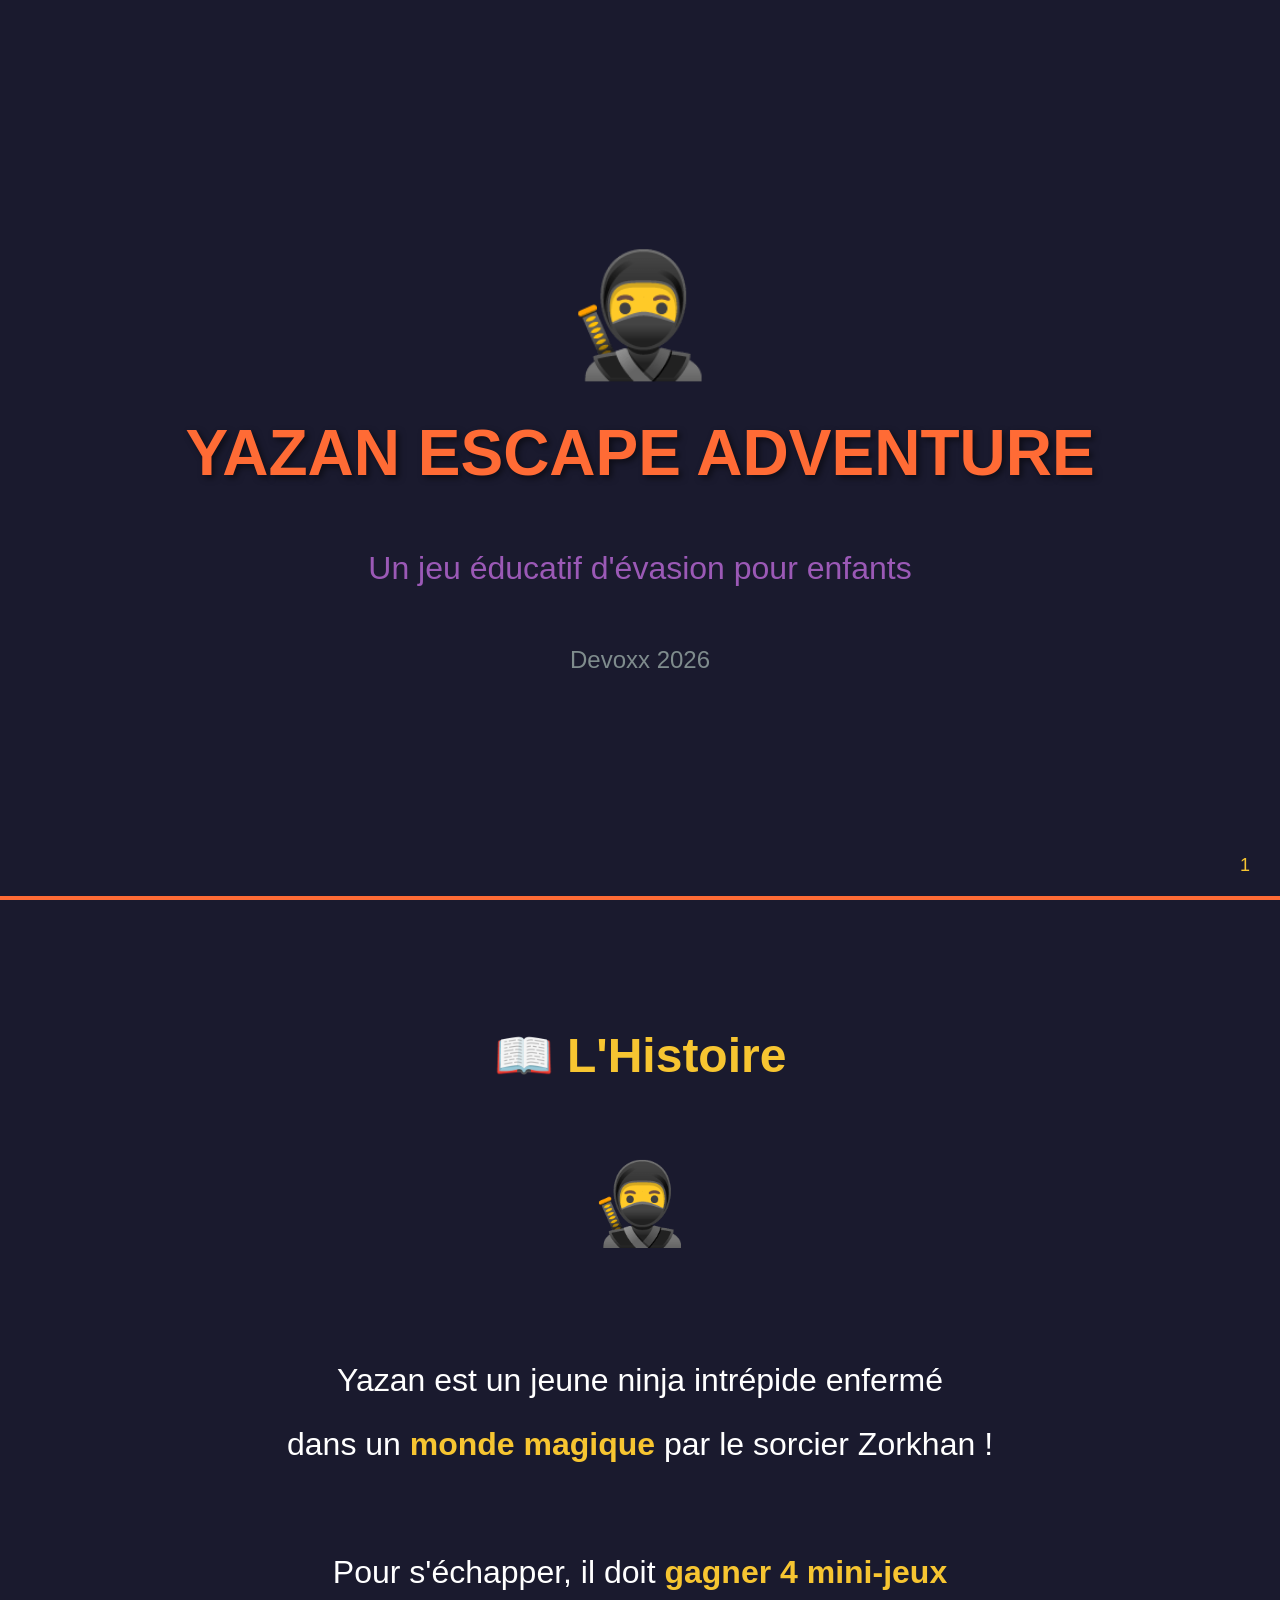
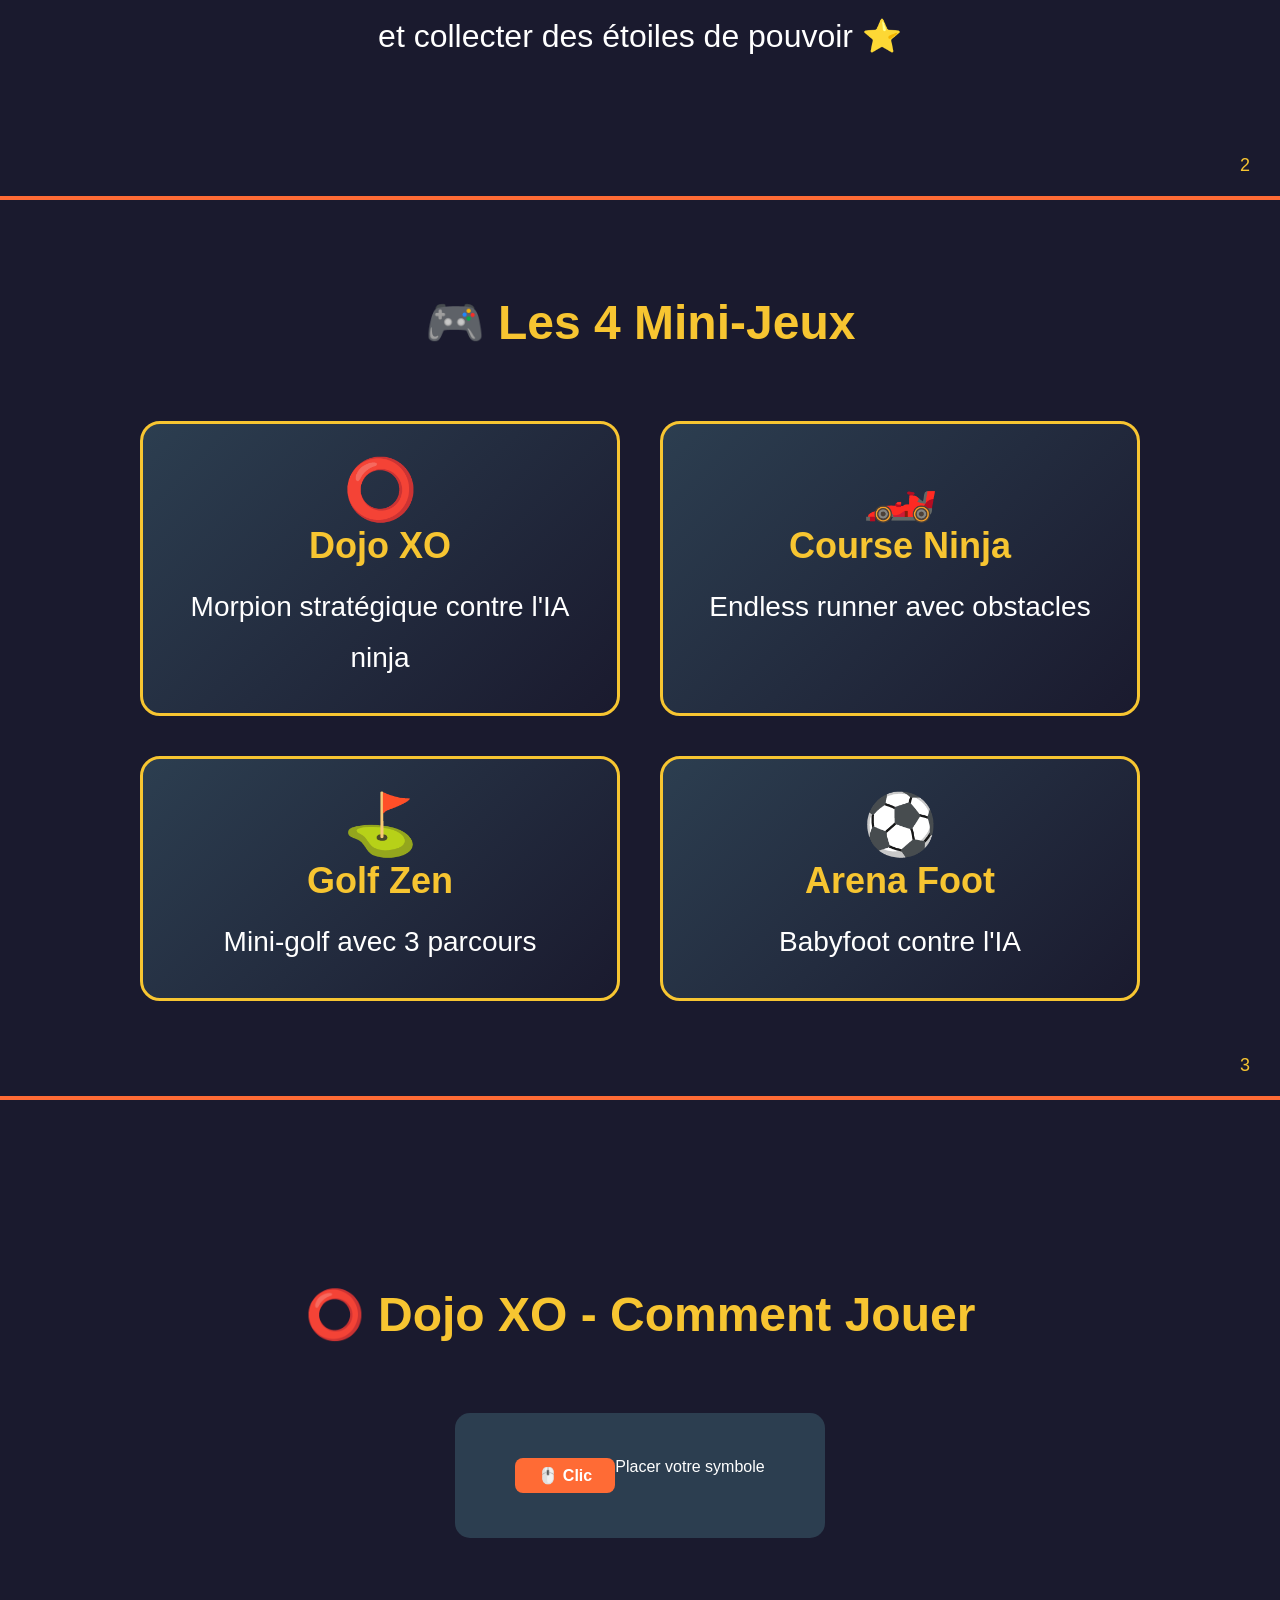
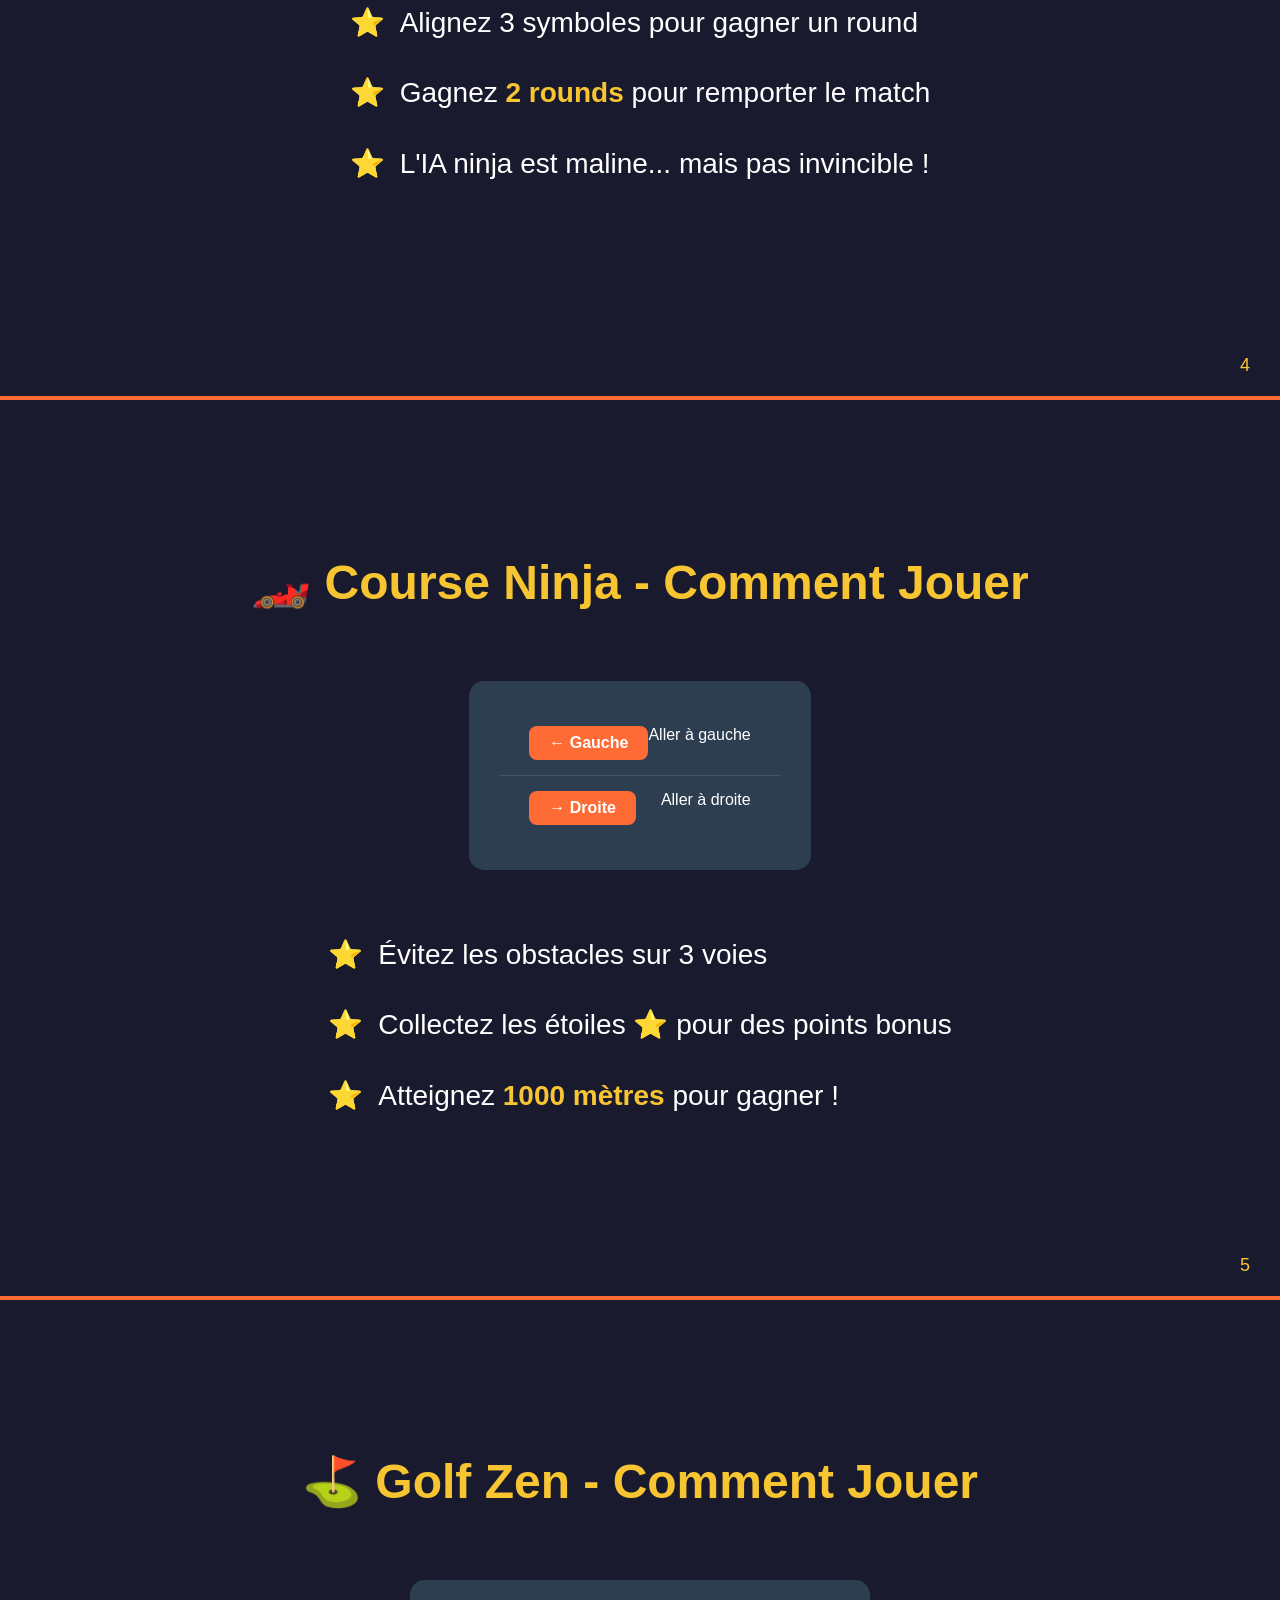
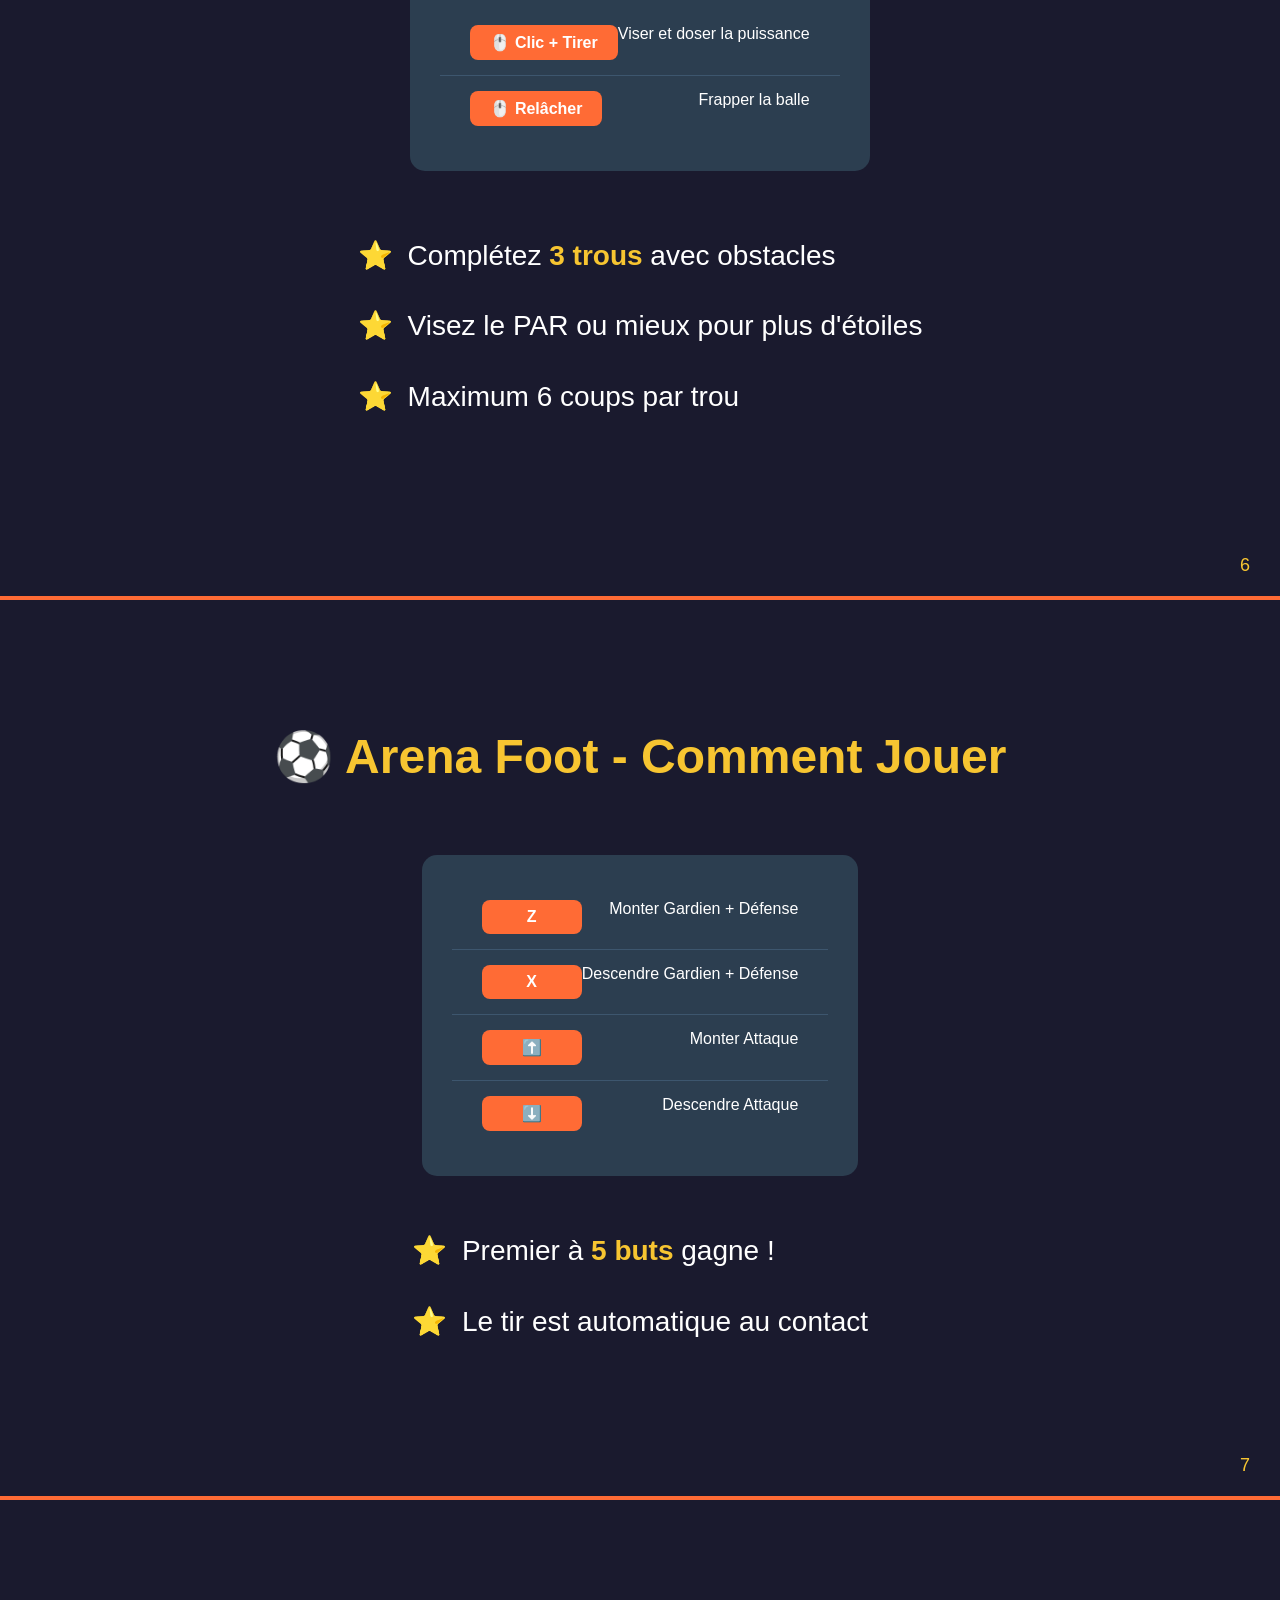
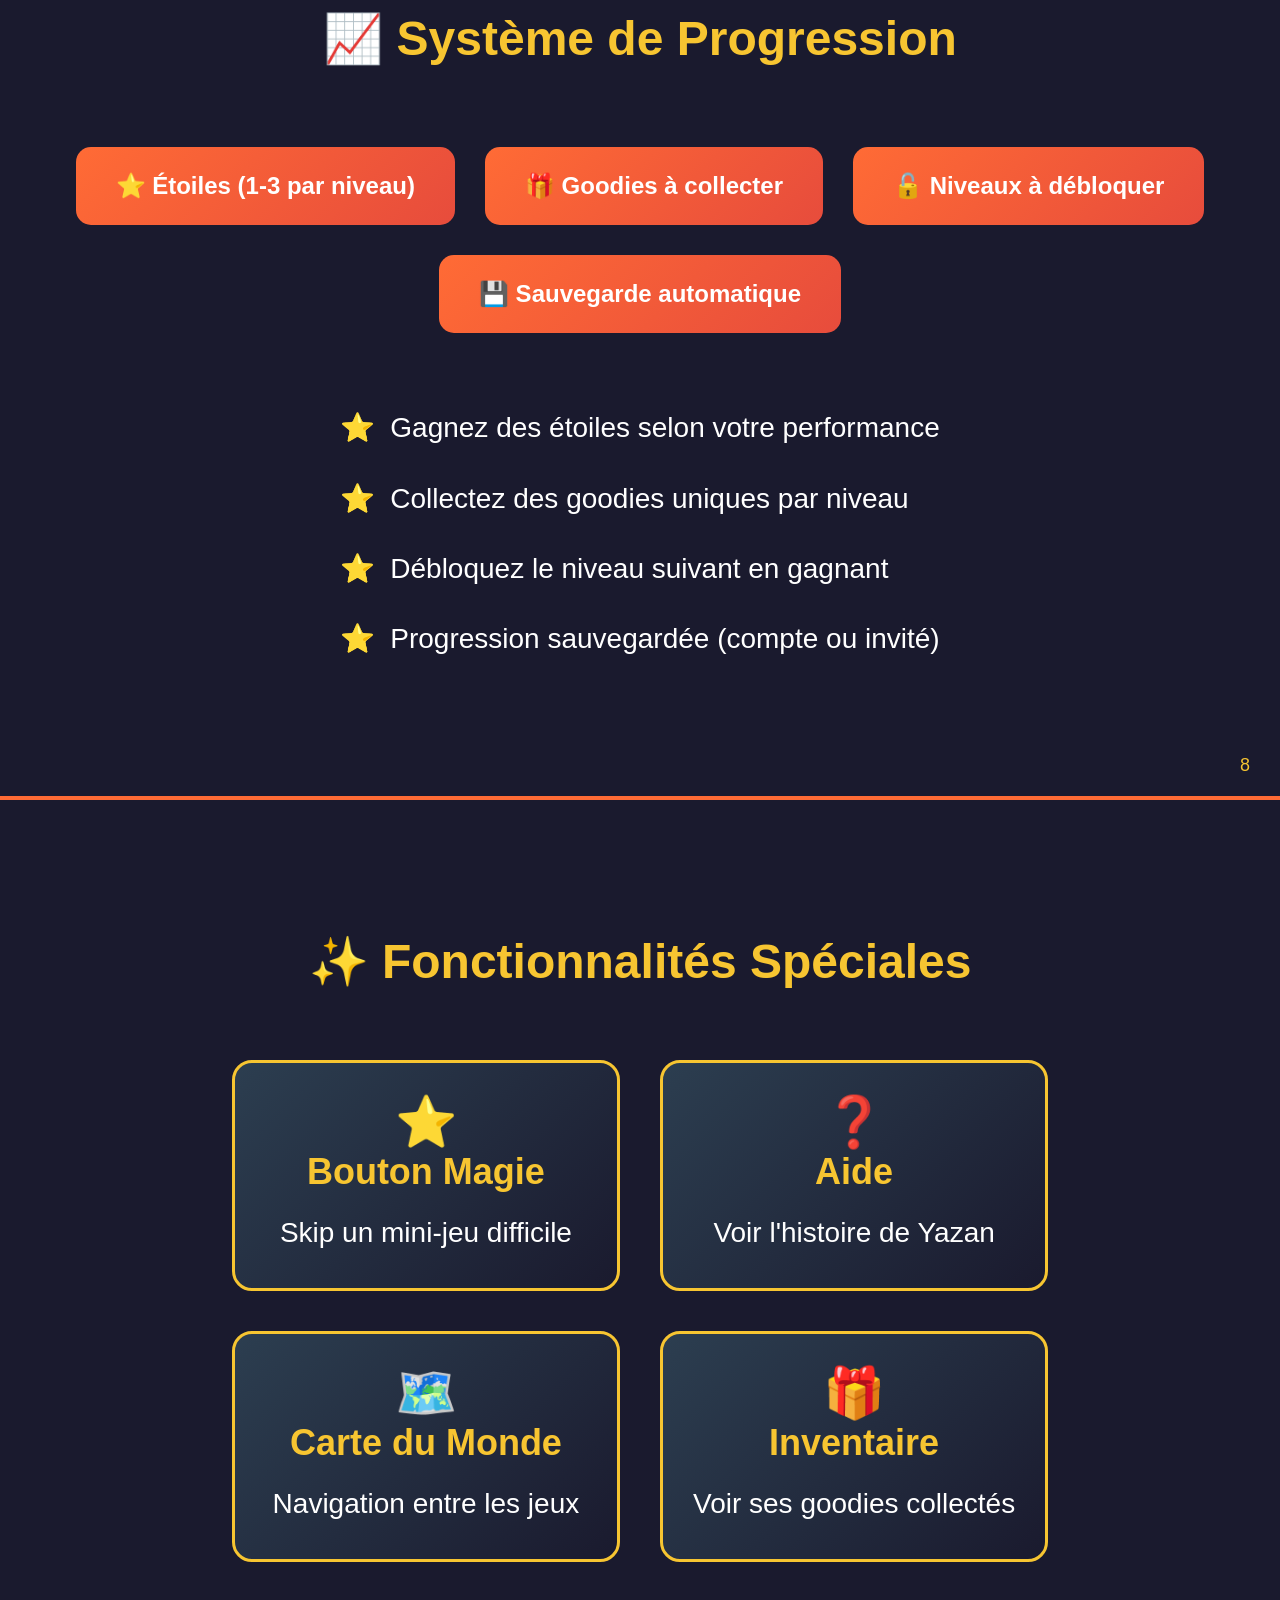
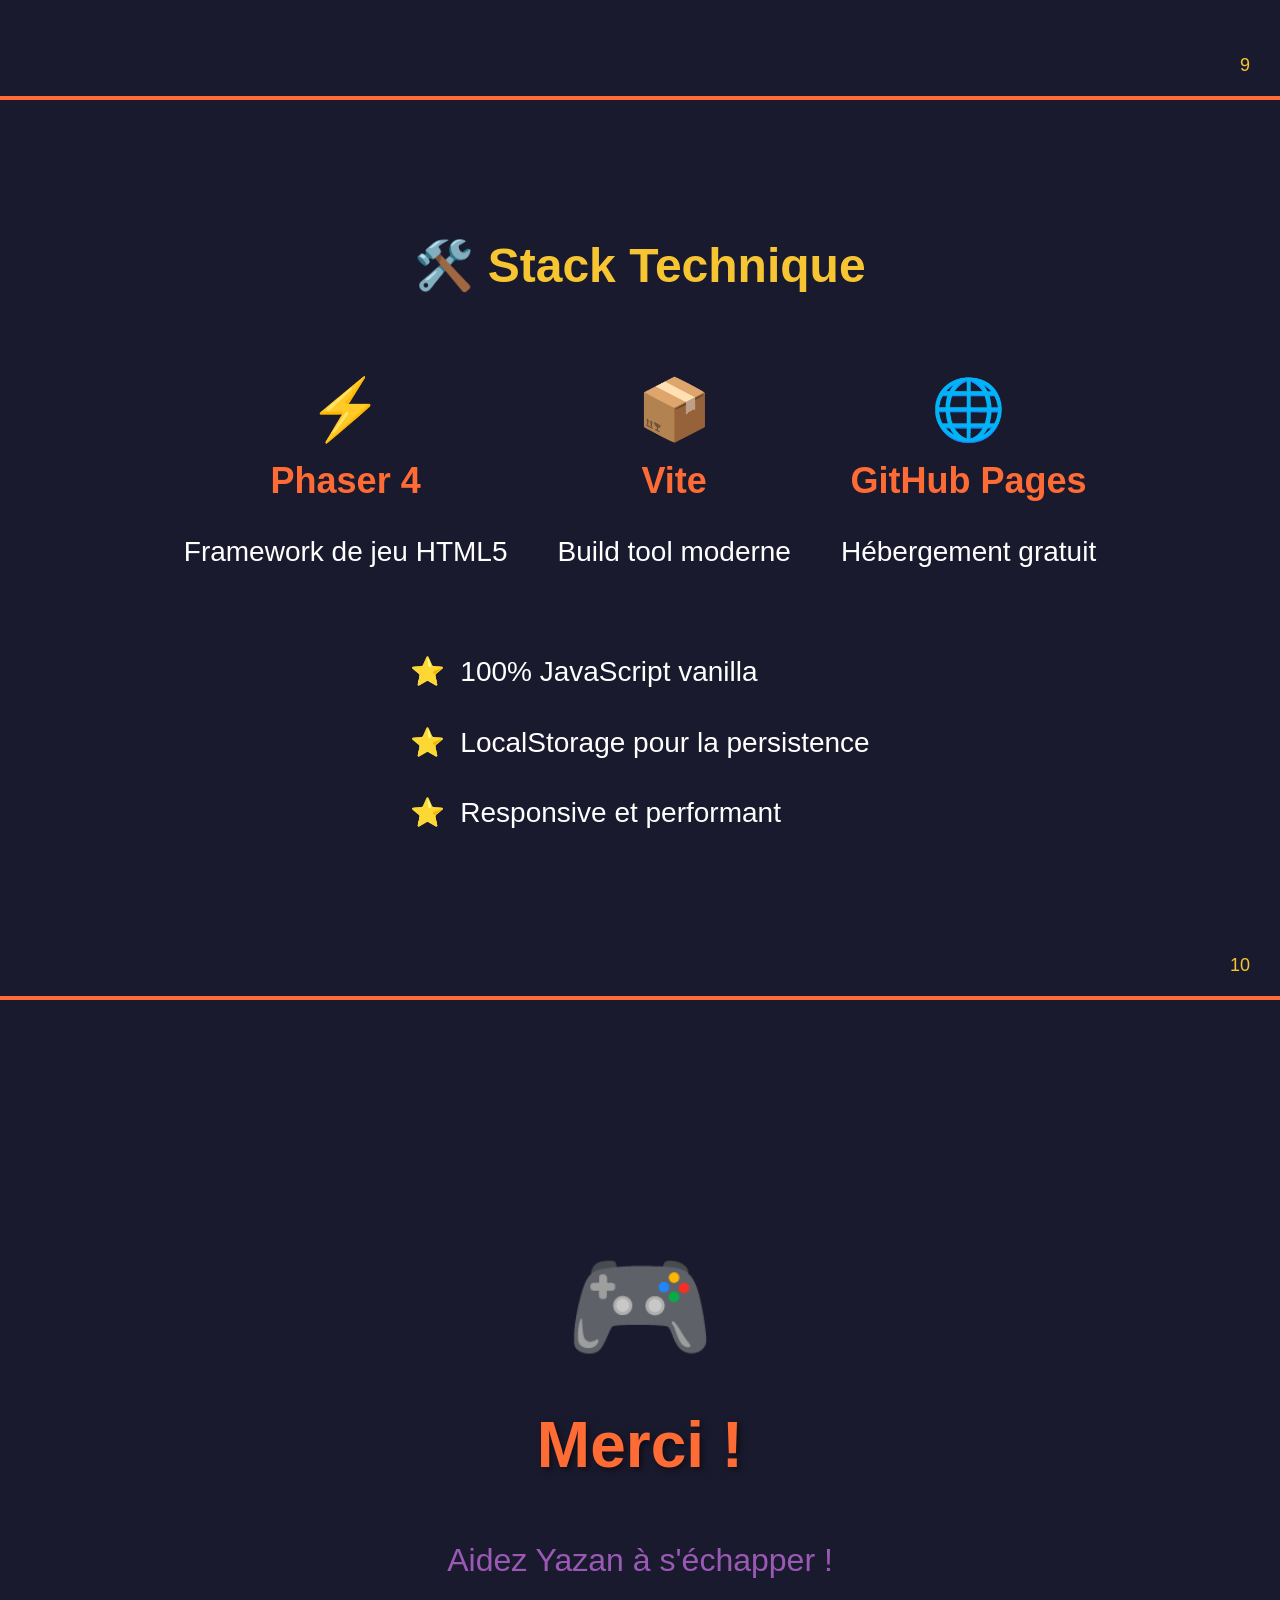
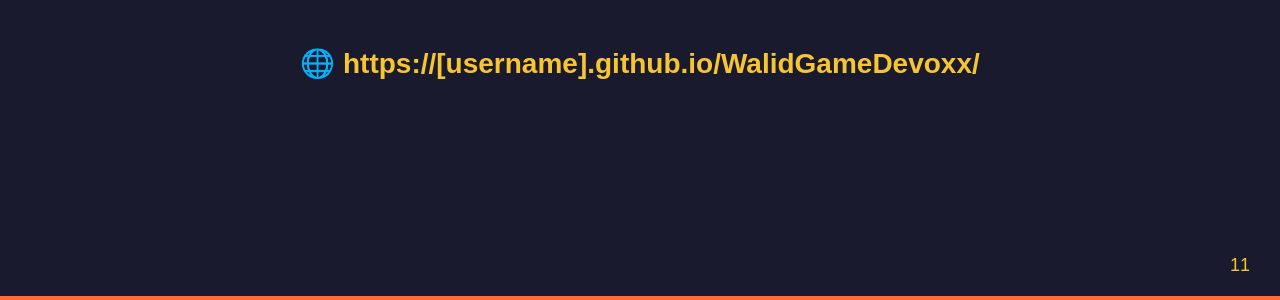
<file: docs/presentation.html>
<!DOCTYPE html>
<html lang="fr">
<head>
    <meta charset="UTF-8">
    <meta name="viewport" content="width=device-width, initial-scale=1.0">
    <title>Yazan Escape Adventure - Présentation</title>
    <style>
        * {
            margin: 0;
            padding: 0;
            box-sizing: border-box;
        }
        body {
            font-family: 'Segoe UI', Arial, sans-serif;
            background: #1a1a2e;
            color: white;
        }
        .slide {
            min-height: 100vh;
            display: flex;
            flex-direction: column;
            justify-content: center;
            align-items: center;
            padding: 60px;
            border-bottom: 4px solid #ff6b35;
            position: relative;
        }
        .slide-number {
            position: absolute;
            bottom: 20px;
            right: 30px;
            font-size: 18px;
            color: #f7c531;
        }
        h1 {
            font-size: 64px;
            color: #ff6b35;
            text-align: center;
            margin-bottom: 30px;
            text-shadow: 3px 3px 6px rgba(0,0,0,0.5);
        }
        h2 {
            font-size: 48px;
            color: #f7c531;
            text-align: center;
            margin-bottom: 40px;
        }
        h3 {
            font-size: 36px;
            color: #ff6b35;
            margin-bottom: 25px;
        }
        p, li {
            font-size: 28px;
            line-height: 1.8;
        }
        ul {
            list-style: none;
            text-align: left;
            max-width: 900px;
        }
        ul li {
            margin: 20px 0;
            padding-left: 50px;
            position: relative;
        }
        ul li::before {
            content: "⭐";
            position: absolute;
            left: 0;
        }
        .emoji-big {
            font-size: 120px;
            margin: 30px;
        }
        .emoji-medium {
            font-size: 80px;
            margin: 20px;
        }
        .game-grid {
            display: grid;
            grid-template-columns: repeat(2, 1fr);
            gap: 40px;
            max-width: 1000px;
            margin-top: 30px;
        }
        .game-card {
            background: linear-gradient(135deg, #2c3e50 0%, #1a1a2e 100%);
            border-radius: 20px;
            padding: 30px;
            text-align: center;
            border: 3px solid #f7c531;
        }
        .game-card h3 {
            color: #f7c531;
            margin-bottom: 15px;
        }
        .controls-table {
            background: #2c3e50;
            border-radius: 15px;
            padding: 30px;
            margin-top: 30px;
        }
        .control-row {
            display: flex;
            justify-content: space-between;
            padding: 15px 30px;
            border-bottom: 1px solid #3d566e;
        }
        .control-row:last-child {
            border-bottom: none;
        }
        .key {
            background: #ff6b35;
            padding: 8px 20px;
            border-radius: 8px;
            font-weight: bold;
            min-width: 100px;
            text-align: center;
        }
        .subtitle {
            font-size: 32px;
            color: #9b59b6;
            margin-top: 20px;
        }
        .feature-list {
            display: flex;
            flex-wrap: wrap;
            justify-content: center;
            gap: 30px;
            margin-top: 40px;
        }
        .feature {
            background: linear-gradient(135deg, #ff6b35 0%, #e74c3c 100%);
            padding: 25px 40px;
            border-radius: 15px;
            font-size: 24px;
            font-weight: bold;
        }
        .tech-stack {
            display: flex;
            gap: 50px;
            margin-top: 40px;
        }
        .tech {
            text-align: center;
        }
        .tech-icon {
            font-size: 60px;
            margin-bottom: 15px;
        }
        .highlight {
            color: #f7c531;
            font-weight: bold;
        }
        .center-text {
            text-align: center;
            max-width: 900px;
        }
        .screenshot-placeholder {
            background: #2c3e50;
            border: 3px dashed #f7c531;
            border-radius: 20px;
            padding: 60px;
            margin: 30px;
            font-size: 24px;
            color: #7f8c8d;
        }
        @media print {
            .slide {
                page-break-after: always;
                height: 100vh;
            }
        }
    </style>
</head>
<body>

<!-- Slide 1: Titre -->
<div class="slide">
    <div class="emoji-big">🥷</div>
    <h1>YAZAN ESCAPE ADVENTURE</h1>
    <p class="subtitle">Un jeu éducatif d'évasion pour enfants</p>
    <p style="margin-top: 40px; font-size: 24px; color: #7f8c8d;">Devoxx 2026</p>
    <div class="slide-number">1</div>
</div>

<!-- Slide 2: L'histoire -->
<div class="slide">
    <h2>📖 L'Histoire</h2>
    <div class="center-text">
        <p style="font-size: 32px; line-height: 2;">
            <span class="emoji-medium">🥷</span><br><br>
            Yazan est un jeune ninja intrépide enfermé<br>
            dans un <span class="highlight">monde magique</span> par le sorcier Zorkhan !<br><br>
            Pour s'échapper, il doit <span class="highlight">gagner 4 mini-jeux</span><br>
            et collecter des étoiles de pouvoir ⭐
        </p>
    </div>
    <div class="slide-number">2</div>
</div>

<!-- Slide 3: Les 4 Mini-Jeux -->
<div class="slide">
    <h2>🎮 Les 4 Mini-Jeux</h2>
    <div class="game-grid">
        <div class="game-card">
            <div style="font-size: 60px;">⭕</div>
            <h3>Dojo XO</h3>
            <p>Morpion stratégique contre l'IA ninja</p>
        </div>
        <div class="game-card">
            <div style="font-size: 60px;">🏎️</div>
            <h3>Course Ninja</h3>
            <p>Endless runner avec obstacles</p>
        </div>
        <div class="game-card">
            <div style="font-size: 60px;">⛳</div>
            <h3>Golf Zen</h3>
            <p>Mini-golf avec 3 parcours</p>
        </div>
        <div class="game-card">
            <div style="font-size: 60px;">⚽</div>
            <h3>Arena Foot</h3>
            <p>Babyfoot contre l'IA</p>
        </div>
    </div>
    <div class="slide-number">3</div>
</div>

<!-- Slide 4: Comment Jouer - Dojo XO -->
<div class="slide">
    <h2>⭕ Dojo XO - Comment Jouer</h2>
    <div class="controls-table" style="max-width: 700px;">
        <div class="control-row">
            <span class="key">🖱️ Clic</span>
            <span>Placer votre symbole</span>
        </div>
    </div>
    <ul style="margin-top: 40px;">
        <li>Alignez 3 symboles pour gagner un round</li>
        <li>Gagnez <span class="highlight">2 rounds</span> pour remporter le match</li>
        <li>L'IA ninja est maline... mais pas invincible !</li>
    </ul>
    <div class="slide-number">4</div>
</div>

<!-- Slide 5: Comment Jouer - Course Ninja -->
<div class="slide">
    <h2>🏎️ Course Ninja - Comment Jouer</h2>
    <div class="controls-table" style="max-width: 700px;">
        <div class="control-row">
            <span class="key">← Gauche</span>
            <span>Aller à gauche</span>
        </div>
        <div class="control-row">
            <span class="key">→ Droite</span>
            <span>Aller à droite</span>
        </div>
    </div>
    <ul style="margin-top: 40px;">
        <li>Évitez les obstacles sur 3 voies</li>
        <li>Collectez les étoiles ⭐ pour des points bonus</li>
        <li>Atteignez <span class="highlight">1000 mètres</span> pour gagner !</li>
    </ul>
    <div class="slide-number">5</div>
</div>

<!-- Slide 6: Comment Jouer - Golf Zen -->
<div class="slide">
    <h2>⛳ Golf Zen - Comment Jouer</h2>
    <div class="controls-table" style="max-width: 700px;">
        <div class="control-row">
            <span class="key">🖱️ Clic + Tirer</span>
            <span>Viser et doser la puissance</span>
        </div>
        <div class="control-row">
            <span class="key">🖱️ Relâcher</span>
            <span>Frapper la balle</span>
        </div>
    </div>
    <ul style="margin-top: 40px;">
        <li>Complétez <span class="highlight">3 trous</span> avec obstacles</li>
        <li>Visez le PAR ou mieux pour plus d'étoiles</li>
        <li>Maximum 6 coups par trou</li>
    </ul>
    <div class="slide-number">6</div>
</div>

<!-- Slide 7: Comment Jouer - Arena Foot -->
<div class="slide">
    <h2>⚽ Arena Foot - Comment Jouer</h2>
    <div class="controls-table" style="max-width: 700px;">
        <div class="control-row">
            <span class="key">Z</span>
            <span>Monter Gardien + Défense</span>
        </div>
        <div class="control-row">
            <span class="key">X</span>
            <span>Descendre Gardien + Défense</span>
        </div>
        <div class="control-row">
            <span class="key">⬆️</span>
            <span>Monter Attaque</span>
        </div>
        <div class="control-row">
            <span class="key">⬇️</span>
            <span>Descendre Attaque</span>
        </div>
    </div>
    <ul style="margin-top: 30px;">
        <li>Premier à <span class="highlight">5 buts</span> gagne !</li>
        <li>Le tir est automatique au contact</li>
    </ul>
    <div class="slide-number">7</div>
</div>

<!-- Slide 8: Système de Progression -->
<div class="slide">
    <h2>📈 Système de Progression</h2>
    <div class="feature-list">
        <div class="feature">⭐ Étoiles (1-3 par niveau)</div>
        <div class="feature">🎁 Goodies à collecter</div>
        <div class="feature">🔓 Niveaux à débloquer</div>
        <div class="feature">💾 Sauvegarde automatique</div>
    </div>
    <ul style="margin-top: 50px;">
        <li>Gagnez des étoiles selon votre performance</li>
        <li>Collectez des goodies uniques par niveau</li>
        <li>Débloquez le niveau suivant en gagnant</li>
        <li>Progression sauvegardée (compte ou invité)</li>
    </ul>
    <div class="slide-number">8</div>
</div>

<!-- Slide 9: Fonctionnalités Spéciales -->
<div class="slide">
    <h2>✨ Fonctionnalités Spéciales</h2>
    <div class="game-grid">
        <div class="game-card">
            <div style="font-size: 50px;">⭐</div>
            <h3>Bouton Magie</h3>
            <p>Skip un mini-jeu difficile</p>
        </div>
        <div class="game-card">
            <div style="font-size: 50px;">❓</div>
            <h3>Aide</h3>
            <p>Voir l'histoire de Yazan</p>
        </div>
        <div class="game-card">
            <div style="font-size: 50px;">🗺️</div>
            <h3>Carte du Monde</h3>
            <p>Navigation entre les jeux</p>
        </div>
        <div class="game-card">
            <div style="font-size: 50px;">🎁</div>
            <h3>Inventaire</h3>
            <p>Voir ses goodies collectés</p>
        </div>
    </div>
    <div class="slide-number">9</div>
</div>

<!-- Slide 10: Stack Technique -->
<div class="slide">
    <h2>🛠️ Stack Technique</h2>
    <div class="tech-stack">
        <div class="tech">
            <div class="tech-icon">⚡</div>
            <h3>Phaser 4</h3>
            <p>Framework de jeu HTML5</p>
        </div>
        <div class="tech">
            <div class="tech-icon">📦</div>
            <h3>Vite</h3>
            <p>Build tool moderne</p>
        </div>
        <div class="tech">
            <div class="tech-icon">🌐</div>
            <h3>GitHub Pages</h3>
            <p>Hébergement gratuit</p>
        </div>
    </div>
    <ul style="margin-top: 50px;">
        <li>100% JavaScript vanilla</li>
        <li>LocalStorage pour la persistence</li>
        <li>Responsive et performant</li>
    </ul>
    <div class="slide-number">10</div>
</div>

<!-- Slide 11: Merci -->
<div class="slide">
    <div class="emoji-big">🎮</div>
    <h1>Merci !</h1>
    <p class="subtitle">Aidez Yazan à s'échapper !</p>
    <div style="margin-top: 50px; font-size: 24px;">
        <p>🌐 <span class="highlight">https://[username].github.io/WalidGameDevoxx/</span></p>
    </div>
    <div class="slide-number">11</div>
</div>

</body>
</html>
</file>
